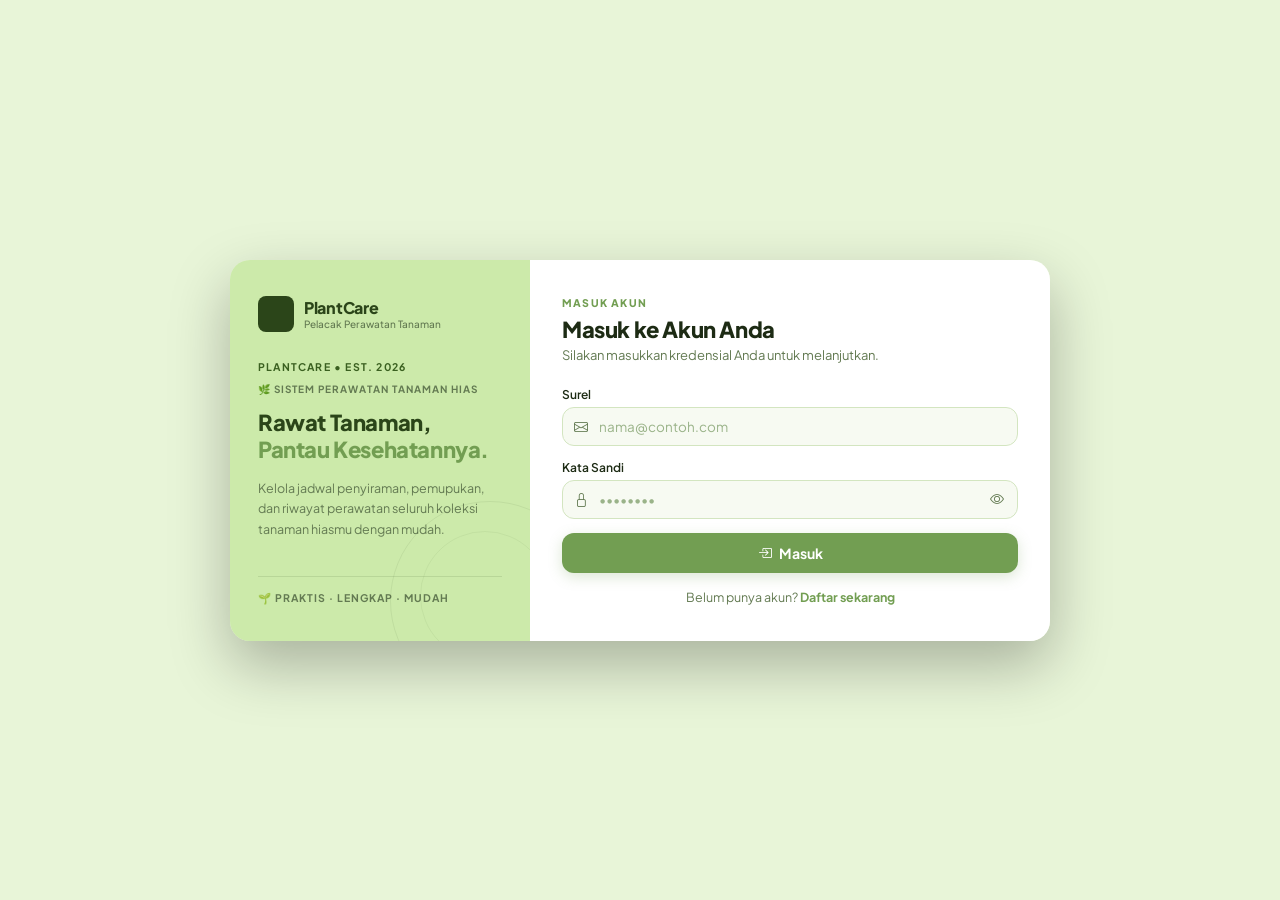
<file: index.html>
<!DOCTYPE html>
<html lang="id">
<head>
  <meta charset="UTF-8" />
  <meta name="viewport" content="width=device-width, initial-scale=1.0" />
  <title>Dasbor – PlantCare</title>

  <!-- Bootstrap 5 -->
  <link rel="stylesheet" href="https://cdn.jsdelivr.net/npm/bootstrap@5.3.3/dist/css/bootstrap.min.css" />
  <!-- Bootstrap Icons -->
  <link rel="stylesheet" href="https://cdn.jsdelivr.net/npm/bootstrap-icons@1.11.3/font/bootstrap-icons.min.css" />
  <!-- Google Fonts -->
  <link rel="preconnect" href="https://fonts.googleapis.com" />
  <link rel="preconnect" href="https://fonts.gstatic.com" crossorigin />
  <link href="https://fonts.googleapis.com/css2?family=Plus+Jakarta+Sans:wght@300;400;500;600;700;800&display=swap" rel="stylesheet" />
  <!-- PlantCare CSS -->
  <link rel="stylesheet" href="css/style.css" />
  <link rel="stylesheet" href="css/dashboard.css" />
</head>
<body>

<!-- ============================================================
     APP SHELL
     ============================================================ -->
<div class="app-shell">

  <!-- ── SIDEBAR ──────────────────────────────────────────── -->
  <aside class="sidebar" id="sidebar">

    <!-- Brand -->
    <div class="sidebar-brand">
      <div class="brand-icon"><i class="bi bi-leaf-fill"></i></div>
      <div>
        <div class="brand-name">PlantCare</div>
        <div class="brand-tagline">Plant Care Tracker</div>
      </div>
    </div>

    <!-- Navigation -->
    <nav class="sidebar-nav">
      <div class="nav-section-label">Menu Utama</div>

      <a class="nav-item" href="index.html">
        <i class="bi bi-grid-1x2-fill"></i>
        <span>Dasbor</span>
      </a>

      <a class="nav-item" href="plants.html">
        <i class="bi bi-flower2"></i>
        <span>Tanaman Saya</span>
      </a>

      <div class="nav-section-label">Jadwal Perawatan</div>

      <a class="nav-item" href="watering.html">
        <i class="bi bi-droplet-fill"></i>
        <span>Jadwal Penyiraman</span>
      </a>

      <a class="nav-item" href="fertilizing.html">
        <i class="bi bi-moisture"></i>
        <span>Jadwal Pemupukan</span>
      </a>

      <div class="nav-section-label">Riwayat</div>

      <a class="nav-item" href="history.html">
        <i class="bi bi-clock-history"></i>
        <span>Riwayat Perawatan</span>
      </a>
    </nav>

    <!-- Footer / User -->
    <div class="sidebar-footer">
      <div class="sidebar-user">
        <img class="user-avatar-sm"
             src="https://api.dicebear.com/8.x/notionists/svg?seed=PlantLover&backgroundColor=cceaaa"
             alt="Plant Lover" />
        <div class="user-info">
          <div class="user-name">Plant Lover</div>
          <div class="user-role">Pecinta Tanaman</div>
        </div>
      </div>
    </div>
  </aside>

  <!-- Overlay for mobile -->
  <div class="sidebar-overlay" id="sidebar-overlay"></div>

  <!-- ── MAIN CONTENT ─────────────────────────────────────── -->
  <main class="main-content">

    <!-- TOPBAR -->
    <header class="topbar">
      <div class="topbar-left">
        <button class="hamburger-btn" id="hamburger-btn" aria-label="Buka/tutup menu">
          <i class="bi bi-list"></i>
        </button>
        <div>
          <div class="topbar-title">Dasbor</div>
          <div class="topbar-subtitle">Selamat datang di taman tanaman Anda</div>
        </div>
      </div>
      <div class="topbar-right">
        <span class="topbar-date" id="topbar-date"></span>
        <div class="topbar-user">
          <img class="user-avatar"
               src="https://api.dicebear.com/8.x/notionists/svg?seed=PlantLover&backgroundColor=cceaaa"
               alt="Plant Lover" />
          <span class="user-name-top">Plant Lover</span>
        </div>
      </div>
    </header>

    <!-- PAGE CONTENT -->
    <div class="page-content">

      <!-- ── WELCOME SECTION ──────────────────────────────── -->
      <section class="welcome-section">
        <div class="welcome-text">
          <div class="welcome-greeting">🌿 Selamat datang kembali</div>
          <h1 class="welcome-heading" id="welcome-heading">Halo, Plant Lover!</h1>
          <p class="welcome-subheading">Yuk rawat tanaman-tanamanmu hari ini.</p>
          <div class="welcome-meta">
            <div class="welcome-meta-item">
              <i class="bi bi-flower2"></i>
              <span id="welcome-total-plants">12 tanaman</span>
            </div>
            <div class="welcome-meta-item">
              <i class="bi bi-droplet"></i>
              <span id="welcome-need-water">3 perlu disiram</span>
            </div>
            <div class="welcome-meta-item">
              <i class="bi bi-sun"></i>
              <span>Jaga tetap hijau!</span>
            </div>
          </div>
        </div>
        <div class="welcome-visual">
          <img class="welcome-plant-img"
               src="assets/images/rosepink.jpg"
               alt="Rose Pink" />
        </div>
      </section>

      <!-- ── STATISTICS CARDS ──────────────────────────────── -->
      <section class="stats-grid">

        <div class="stat-card">
          <div class="stat-icon-wrap green"><i class="bi bi-flower2"></i></div>
          <div class="stat-body">
            <div class="stat-value" id="stat-total">—</div>
            <div class="stat-label">Total Tanaman</div>
          </div>
        </div>

        <div class="stat-card">
          <div class="stat-icon-wrap blue"><i class="bi bi-droplet-fill"></i></div>
          <div class="stat-body">
            <div class="stat-value" id="stat-watering">—</div>
            <div class="stat-label">Perlu Disiram</div>
          </div>
        </div>

        <div class="stat-card">
          <div class="stat-icon-wrap amber"><i class="bi bi-moisture"></i></div>
          <div class="stat-body">
            <div class="stat-value" id="stat-fertilizing">—</div>
            <div class="stat-label">Perlu Dipupuk</div>
          </div>
        </div>

        <div class="stat-card">
          <div class="stat-icon-wrap emerald"><i class="bi bi-check2-all"></i></div>
          <div class="stat-body">
            <div class="stat-value" id="stat-completed">—</div>
            <div class="stat-label">Selesai Hari Ini</div>
          </div>
        </div>

      </section>

      <!-- ── DASHBOARD GRID: SCHEDULE + UPCOMING ───────────── -->
      <div class="dashboard-grid">

        <!-- Today's Care Schedule -->
        <div class="schedule-card card-base">
          <div class="schedule-card-header">
            <div>
              <div class="section-title">Jadwal Perawatan Hari Ini</div>
              <div style="font-size:12px;color:var(--secondary-text);margin-top:2px">Tanaman yang perlu dirawat hari ini</div>
            </div>
            <a href="watering.html" class="section-link">Lihat semua <i class="bi bi-arrow-right"></i></a>
          </div>
          <div class="schedule-list" id="today-schedule-list">
            <!-- Rendered by dashboard.js -->
          </div>
        </div>

        <!-- Upcoming Activities -->
        <div class="upcoming-card card-base">
          <div class="upcoming-card-header">
            <div class="section-title">Aktivitas Mendatang</div>
            <div style="font-size:12px;color:var(--secondary-text);margin-top:2px">Beberapa hari ke depan</div>
          </div>
          <div class="upcoming-list" id="upcoming-list">
            <!-- Rendered by dashboard.js -->
          </div>
        </div>

      </div>

      <!-- ── MY PLANTS OVERVIEW ───────────────────────────── -->
      <section class="overview-section">
        <div class="section-header">
          <div class="section-title">Ringkasan Tanaman Saya</div>
          <a href="plants.html" class="section-link">Lihat semua tanaman <i class="bi bi-arrow-right"></i></a>
        </div>
        <div class="plants-overview-grid" id="plants-overview-grid">
          <!-- Rendered by dashboard.js -->
        </div>
      </section>

    </div><!-- /page-content -->
  </main><!-- /main-content -->
</div><!-- /app-shell -->

<!-- ── Scripts ───────────────────────────────────────────── -->
<script src="https://cdn.jsdelivr.net/npm/bootstrap@5.3.3/dist/js/bootstrap.bundle.min.js"></script>
<script src="js/dummy-data.js"></script>
<script src="js/main.js"></script>
<script src="js/dashboard.js"></script>

<script>
  // Update welcome meta with live stats
  document.addEventListener('DOMContentLoaded', () => {
    const twp = document.getElementById('welcome-total-plants');
    const wnw = document.getElementById('welcome-need-water');
    if (twp) twp.textContent = `${dashboardStats.totalPlants} tanaman`;
    if (wnw) wnw.textContent = `${dashboardStats.needWatering} perlu disiram`;
  });
</script>
</body>
</html>
</file>
<file: css/style.css>
/* ========================================
   PlantCare – Global Styles (style.css)
   Shared by all pages (Member 1 base)
   ======================================== */

/* ---------- Google Fonts Import ---------- */
@import url('https://fonts.googleapis.com/css2?family=Plus+Jakarta+Sans:ital,wght@0,300;0,400;0,500;0,600;0,700;0,800;1,400&display=swap');

/* ---------- CSS Custom Properties ---------- */
:root {
  --primary-green:   #729E52;   /* Vibrant Matcha Green */
  --dark-green:      #2B4519;   /* Deep Forest Matcha */
  --light-green:     #E8F5D8;   /* Soft Creamy Matcha */
  --cream:           #F7FAF2;   /* Clean Warm Matcha Background */
  --white:           #FFFFFF;
  --main-text:       #1D2B14;   /* High-contrast Matcha Charcoal */
  --secondary-text:  #637A52;   /* Muted Matcha Sage */
  --border-color:    #D3E5C0;   /* Delicate Matcha Border */
  --shadow-sm:       0 2px 8px rgba(43,69,25,.06);
  --shadow-md:       0 8px 24px rgba(43,69,25,.09);
  --shadow-lg:       0 16px 40px rgba(43,69,25,.13);
  --radius-sm:       10px;
  --radius-md:       16px;
  --radius-lg:       22px;
  --radius-xl:       28px;
  --sidebar-w:       260px;
  --sidebar-collapsed: 72px;
  --transition:      0.2s ease;
  --font:            'Plus Jakarta Sans', sans-serif;
}

/* ---------- Reset ---------- */
*, *::before, *::after { box-sizing: border-box; margin: 0; padding: 0; }
html { scroll-behavior: smooth; }

body {
  font-family: var(--font);
  background: var(--cream);
  color: var(--main-text);
  font-size: 15px;
  line-height: 1.6;
  min-height: 100vh;
  overflow-x: hidden;
}

a { text-decoration: none; color: inherit; }
img { max-width: 100%; display: block; }
ul, ol { list-style: none; }
button { cursor: pointer; border: none; background: none; font-family: inherit; }

/* ---------- Scrollbar ---------- */
::-webkit-scrollbar { width: 6px; }
::-webkit-scrollbar-track { background: transparent; }
::-webkit-scrollbar-thumb { background: var(--border-color); border-radius: 99px; }
::-webkit-scrollbar-thumb:hover { background: var(--primary-green); }

/* ============================================================
   LAYOUT – App Shell
   ============================================================ */
.app-shell {
  display: flex;
  min-height: 100vh;
}

/* ============================================================
   SIDEBAR
   ============================================================ */
.sidebar {
  width: var(--sidebar-w);
  min-height: 100vh;
  background: var(--white);
  border-right: 1px solid var(--border-color);
  display: flex;
  flex-direction: column;
  position: fixed;
  top: 0; left: 0;
  z-index: 200;
  transition: transform var(--transition), width var(--transition);
  overflow: hidden;
}

/* Logo / Brand */
.sidebar-brand {
  display: flex;
  align-items: center;
  gap: 12px;
  padding: 28px 24px 24px;
  border-bottom: 1px solid var(--border-color);
  flex-shrink: 0;
}

/* Matcha theme: sidebar brand icon uses deep matcha */
.sidebar-brand .brand-icon {
  width: 40px; height: 40px;
  background: #3A6020;
  border-radius: var(--radius-sm);
  display: flex; align-items: center; justify-content: center;
  color: var(--white);
  font-size: 20px;
  flex-shrink: 0;
}

.sidebar-brand .brand-name {
  font-size: 17px;
  font-weight: 700;
  color: var(--dark-green);
  letter-spacing: -.3px;
}

.sidebar-brand .brand-tagline {
  font-size: 11px;
  color: var(--secondary-text);
  font-weight: 400;
  margin-top: 1px;
}

/* Nav */
.sidebar-nav {
  flex: 1;
  padding: 20px 16px;
  overflow-y: auto;
}

.sidebar-nav .nav-section-label {
  font-size: 10px;
  font-weight: 700;
  letter-spacing: 1.2px;
  text-transform: uppercase;
  color: var(--secondary-text);
  padding: 0 8px;
  margin-bottom: 8px;
  margin-top: 20px;
}
.sidebar-nav .nav-section-label:first-child { margin-top: 0; }

.nav-item {
  display: flex;
  align-items: center;
  gap: 12px;
  padding: 11px 14px;
  border-radius: var(--radius-sm);
  color: var(--secondary-text);
  font-size: 14px;
  font-weight: 500;
  transition: all var(--transition);
  margin-bottom: 2px;
  white-space: nowrap;
}

.nav-item i {
  font-size: 18px;
  flex-shrink: 0;
  width: 22px;
  text-align: center;
}

.nav-item:hover {
  background: var(--light-green);
  color: var(--dark-green);
}

.nav-item.active {
  background: var(--light-green);
  color: var(--dark-green);
  font-weight: 600;
}

.nav-item.active i { color: var(--primary-green); }

.nav-item .nav-badge {
  margin-left: auto;
  background: var(--primary-green);
  color: var(--white);
  font-size: 10px;
  font-weight: 700;
  padding: 2px 7px;
  border-radius: 99px;
  line-height: 1.6;
}

/* Sidebar footer */
.sidebar-footer {
  padding: 16px;
  border-top: 1px solid var(--border-color);
  flex-shrink: 0;
}

.sidebar-user {
  display: flex;
  align-items: center;
  gap: 10px;
  padding: 10px 12px;
  border-radius: var(--radius-sm);
  transition: background var(--transition);
  cursor: pointer;
}

.sidebar-user:hover { background: var(--light-green); }

.user-avatar-sm {
  width: 36px; height: 36px;
  border-radius: 50%;
  object-fit: cover;
  flex-shrink: 0;
  background: var(--light-green);
  border: 2px solid var(--border-color);
}

.sidebar-user .user-info .user-name {
  font-size: 13px;
  font-weight: 600;
  color: var(--main-text);
}

.sidebar-user .user-info .user-role {
  font-size: 11px;
  color: var(--secondary-text);
}

/* Mobile overlay */
.sidebar-overlay {
  display: none;
  position: fixed;
  inset: 0;
  background: rgba(48,59,50,.35);
  z-index: 199;
  backdrop-filter: blur(2px);
}

/* ============================================================
   MAIN CONTENT AREA
   ============================================================ */
.main-content {
  flex: 1;
  margin-left: var(--sidebar-w);
  min-width: 0;
  display: flex;
  flex-direction: column;
}

/* ============================================================
   HEADER / TOPBAR
   ============================================================ */
.topbar {
  background: var(--white);
  border-bottom: 1px solid var(--border-color);
  padding: 16px 32px;
  display: flex;
  align-items: center;
  justify-content: space-between;
  gap: 16px;
  position: sticky;
  top: 0;
  z-index: 100;
}

.topbar-left {
  display: flex;
  align-items: center;
  gap: 14px;
}

.hamburger-btn {
  display: none;
  align-items: center;
  justify-content: center;
  width: 38px; height: 38px;
  border-radius: var(--radius-sm);
  color: var(--main-text);
  font-size: 20px;
  transition: background var(--transition);
  flex-shrink: 0;
}

.hamburger-btn:hover { background: var(--light-green); color: var(--dark-green); }

.topbar-title { font-size: 20px; font-weight: 700; color: var(--main-text); line-height: 1.2; }
.topbar-subtitle { font-size: 13px; color: var(--secondary-text); margin-top: 2px; }

.topbar-right {
  display: flex;
  align-items: center;
  gap: 16px;
  flex-shrink: 0;
}

.topbar-date {
  font-size: 13px;
  color: var(--secondary-text);
  background: var(--cream);
  padding: 6px 14px;
  border-radius: 99px;
  font-weight: 500;
  white-space: nowrap;
}

.topbar-user {
  display: flex;
  align-items: center;
  gap: 10px;
  cursor: pointer;
  padding: 6px 12px 6px 6px;
  border-radius: 99px;
  border: 1px solid var(--border-color);
  transition: all var(--transition);
}

.topbar-user:hover { background: var(--light-green); border-color: var(--primary-green); }

.user-avatar {
  width: 34px; height: 34px;
  border-radius: 50%;
  object-fit: cover;
  flex-shrink: 0;
  background: var(--light-green);
}

.topbar-user .user-name-top {
  font-size: 13px;
  font-weight: 600;
  color: var(--main-text);
}

/* ============================================================
   PAGE CONTENT WRAPPER
   ============================================================ */
.page-content {
  padding: 32px;
  flex: 1;
}

/* ============================================================
   BADGE / STATUS
   ============================================================ */
.badge-status {
  display: inline-flex;
  align-items: center;
  gap: 5px;
  font-size: 11px;
  font-weight: 600;
  padding: 3px 10px;
  border-radius: 99px;
  white-space: nowrap;
}

.badge-status.due-today  { background: #DCEFC0; color: #3A6020; }
.badge-status.overdue    { background: #F5D5C0; color: #7A3010; }
.badge-status.completed  { background: #C4E5A0; color: #2A5010; }
.badge-status.upcoming   { background: var(--light-green); color: var(--dark-green); }

/* ============================================================
   CARD BASE
   ============================================================ */
.card-base {
  background: var(--white);
  border-radius: var(--radius-md);
  box-shadow: var(--shadow-sm);
  border: 1px solid var(--border-color);
  overflow: hidden;
}

/* ============================================================
   SECTION HEADER (title + action link)
   ============================================================ */
.section-header {
  display: flex;
  align-items: center;
  justify-content: space-between;
  margin-bottom: 20px;
}

.section-title {
  font-size: 17px;
  font-weight: 700;
  color: var(--main-text);
}

.section-link {
  font-size: 13px;
  font-weight: 600;
  color: var(--primary-green);
  display: flex;
  align-items: center;
  gap: 4px;
  transition: color var(--transition);
}

.section-link:hover { color: var(--dark-green); }

/* ============================================================
   EMPTY STATE
   ============================================================ */
.empty-state {
  text-align: center;
  padding: 56px 24px;
  color: var(--secondary-text);
}

.empty-state .empty-icon {
  font-size: 56px;
  margin-bottom: 16px;
  opacity: .45;
  color: var(--primary-green);
}

.empty-state h3 {
  font-size: 17px;
  font-weight: 600;
  color: var(--main-text);
  margin-bottom: 8px;
}

.empty-state p { font-size: 14px; }

/* ============================================================
   BUTTONS
   ============================================================ */
.btn-primary {
  display: inline-flex;
  align-items: center;
  gap: 8px;
  background: var(--dark-green);
  color: var(--white);
  font-size: 14px;
  font-weight: 600;
  padding: 10px 20px;
  border-radius: var(--radius-sm);
  transition: all var(--transition);
  font-family: var(--font);
}

.btn-primary:hover { background: var(--primary-green); color: var(--white); transform: translateY(-1px); box-shadow: var(--shadow-md); }

.btn-outline {
  display: inline-flex;
  align-items: center;
  gap: 8px;
  background: transparent;
  color: var(--dark-green);
  font-size: 14px;
  font-weight: 600;
  padding: 10px 20px;
  border-radius: var(--radius-sm);
  border: 2px solid var(--dark-green);
  transition: all var(--transition);
  font-family: var(--font);
}

.btn-outline:hover { background: var(--dark-green); color: var(--white); }

/* ============================================================
   PLANT CARD (Shared Component – used in Dashboard & My Plants)
   ============================================================ */
.plant-card {
  background: var(--white);
  border-radius: var(--radius-md);
  border: 1px solid var(--border-color);
  box-shadow: var(--shadow-sm);
  overflow: hidden;
  transition: transform var(--transition), box-shadow var(--transition), border-color var(--transition);
  cursor: pointer;
  display: flex;
  flex-direction: column;
  color: inherit;
  text-decoration: none;
}

.plant-card:hover {
  transform: translateY(-4px);
  box-shadow: var(--shadow-md);
  border-color: var(--primary-green);
  color: inherit;
}

.plant-card-img-wrap {
  position: relative;
  overflow: hidden;
  height: 200px;
  background: linear-gradient(135deg, #E8F5D8 0%, #D3E5C0 100%);
  flex-shrink: 0;
}

.plant-card-bg-fallback {
  position: absolute;
  inset: 0;
  display: flex;
  align-items: center;
  justify-content: center;
  font-size: 56px;
  color: rgba(255, 255, 255, 0.4);
  z-index: 0;
  pointer-events: none;
}

.plant-card-img {
  position: absolute;
  inset: 0;
  width: 100%;
  height: 100%;
  object-fit: cover;
  display: block;
  z-index: 1;
  transition: transform 0.4s ease, opacity 0.3s ease;
}

.plant-card:hover .plant-card-img {
  transform: scale(1.05);
}

.plant-card-category {
  position: absolute;
  top: 12px;
  left: 12px;
  background: rgba(255, 255, 255, 0.94);
  backdrop-filter: blur(6px);
  color: var(--dark-green);
  font-size: 11px;
  font-weight: 700;
  padding: 4px 12px;
  border-radius: 99px;
  letter-spacing: 0.2px;
  box-shadow: 0 2px 8px rgba(0, 0, 0, 0.08);
  border: 1px solid rgba(211, 229, 192, 0.6);
  z-index: 3;
}

.plant-card-body {
  padding: 16px 18px 12px;
  flex: 1;
  display: flex;
  flex-direction: column;
}

.plant-card-name {
  font-size: 16px;
  font-weight: 700;
  color: var(--main-text);
  margin-bottom: 8px;
  line-height: 1.3;
}

.plant-card-meta {
  font-size: 12.5px;
  color: var(--secondary-text);
  display: flex;
  align-items: center;
  gap: 6px;
  margin-bottom: 5px;
  font-weight: 500;
}

.plant-card-meta i {
  color: var(--primary-green);
  font-size: 14px;
  width: 16px;
  text-align: center;
}

.plant-card-footer {
  padding: 12px 18px;
  border-top: 1px solid var(--border-color);
  background: #FCFDF9;
  display: flex;
  align-items: center;
  justify-content: space-between;
  gap: 8px;
}

.plant-card-water {
  display: flex;
  align-items: center;
  gap: 6px;
  font-size: 12px;
  font-weight: 600;
  color: var(--main-text);
}

.plant-card-water i {
  color: var(--primary-green);
  font-size: 14px;
}

.plant-card-btn {
  font-size: 11.5px;
  font-weight: 700;
  color: var(--dark-green);
  background: var(--light-green);
  padding: 5px 12px;
  border-radius: 99px;
  display: inline-flex;
  align-items: center;
  gap: 4px;
  transition: all var(--transition);
  border: 1px solid var(--border-color);
}

.plant-card:hover .plant-card-btn {
  background: var(--primary-green);
  color: var(--white);
  border-color: var(--primary-green);
}

/* ============================================================
   RESPONSIVE – TABLET & MOBILE
   ============================================================ */
@media (max-width: 1024px) {
  .topbar { padding: 14px 24px; }
  .page-content { padding: 24px; }
}

@media (max-width: 768px) {
  .sidebar {
    transform: translateX(-100%);
  }

  .sidebar.open {
    transform: translateX(0);
    box-shadow: var(--shadow-lg);
  }

  .sidebar-overlay.open { display: block; }

  .main-content { margin-left: 0; }

  .hamburger-btn { display: flex; }

  .topbar { padding: 12px 16px; }
  .page-content { padding: 16px; }

  .topbar-date { display: none; }
}

@media (max-width: 480px) {
  .topbar-user .user-name-top { display: none; }
}
</file>
<file: css/dashboard.css>
/* ========================================
   PlantCare – Dashboard Styles (dashboard.css)
   Member 1 – Dashboard page (index.html)
   ======================================== */

/* ============================================================
   WELCOME SECTION
   ============================================================ */
.welcome-section {
  display: grid;
  grid-template-columns: 1fr auto;
  align-items: center;
  gap: 24px;
  background: linear-gradient(135deg, #3A6020 0%, #5A8A38 55%, #8CC870 100%);
  border-radius: var(--radius-lg);
  padding: 36px 40px;
  margin-bottom: 32px;
  overflow: hidden;
  position: relative;
}

.welcome-section::before {
  content: '';
  position: absolute;
  top: -40px; right: -40px;
  width: 220px; height: 220px;
  background: rgba(255,255,255,.06);
  border-radius: 50%;
}

.welcome-section::after {
  content: '';
  position: absolute;
  bottom: -60px; right: 160px;
  width: 160px; height: 160px;
  background: rgba(255,255,255,.04);
  border-radius: 50%;
}

.welcome-text { position: relative; z-index: 1; }

.welcome-greeting {
  font-size: 11px;
  font-weight: 700;
  letter-spacing: 1.5px;
  text-transform: uppercase;
  color: rgba(255,255,255,.65);
  margin-bottom: 6px;
}

.welcome-heading {
  font-size: 28px;
  font-weight: 800;
  color: var(--white);
  line-height: 1.2;
  margin-bottom: 10px;
  letter-spacing: -.5px;
}

.welcome-subheading {
  font-size: 15px;
  color: rgba(255,255,255,.75);
  font-weight: 400;
}

.welcome-meta {
  display: flex;
  align-items: center;
  gap: 20px;
  margin-top: 20px;
}

.welcome-meta-item {
  display: flex;
  align-items: center;
  gap: 6px;
  font-size: 13px;
  color: rgba(255,255,255,.8);
  font-weight: 500;
}

.welcome-meta-item i { font-size: 15px; }

.welcome-visual {
  position: relative;
  z-index: 1;
  flex-shrink: 0;
}

.welcome-plant-img {
  width: 180px;
  height: 180px;
  border-radius: var(--radius-lg);
  object-fit: cover;
  box-shadow: 0 20px 50px rgba(0,0,0,.3);
  border: 3px solid rgba(255,255,255,.15);
}

/* ============================================================
   STATS CARDS
   ============================================================ */
.stats-grid {
  display: grid;
  grid-template-columns: repeat(4, 1fr);
  gap: 20px;
  margin-bottom: 32px;
}

.stat-card {
  background: var(--white);
  border-radius: var(--radius-md);
  padding: 24px;
  border: 1px solid var(--border-color);
  box-shadow: var(--shadow-sm);
  display: flex;
  align-items: flex-start;
  gap: 16px;
  transition: all var(--transition);
  position: relative;
  overflow: hidden;
}

.stat-card:hover {
  transform: translateY(-2px);
  box-shadow: var(--shadow-md);
}

.stat-icon-wrap {
  width: 52px; height: 52px;
  border-radius: var(--radius-sm);
  display: flex; align-items: center; justify-content: center;
  font-size: 24px;
  flex-shrink: 0;
}

.stat-icon-wrap.green   { background: #CCEAAA; color: #3A6020; }
.stat-icon-wrap.blue    { background: #EAF7CE; color: #4A7A30; }
.stat-icon-wrap.amber   { background: #DCEFC0; color: #5A8A38; }
.stat-icon-wrap.emerald { background: #C4E5A0; color: #3A6020; }

.stat-body { flex: 1; }
.stat-value {
  font-size: 32px;
  font-weight: 800;
  color: var(--main-text);
  line-height: 1;
  margin-bottom: 4px;
  letter-spacing: -1px;
}
.stat-label { font-size: 13px; color: var(--secondary-text); font-weight: 500; }

.stat-card::after {
  content: '';
  position: absolute;
  bottom: 0; left: 0;
  height: 3px;
  width: 40%;
  border-radius: 99px;
}
.stat-card:nth-child(1)::after { background: #8CC870; }
.stat-card:nth-child(2)::after { background: #AADA88; }
.stat-card:nth-child(3)::after { background: #CCEAAA; }
.stat-card:nth-child(4)::after { background: #4A7A30; }

/* ============================================================
   DASHBOARD BOTTOM GRID
   ============================================================ */
.dashboard-grid {
  display: grid;
  grid-template-columns: 1fr 380px;
  gap: 24px;
  margin-bottom: 32px;
}

/* ============================================================
   TODAY'S SCHEDULE LIST
   ============================================================ */
.schedule-card {
  background: var(--white);
  border-radius: var(--radius-md);
  border: 1px solid var(--border-color);
  box-shadow: var(--shadow-sm);
}

.schedule-card-header {
  padding: 20px 24px 16px;
  border-bottom: 1px solid var(--border-color);
  display: flex;
  align-items: center;
  justify-content: space-between;
}

.schedule-list { padding: 8px 0; }

.schedule-item {
  display: flex;
  align-items: center;
  gap: 14px;
  padding: 14px 24px;
  transition: background var(--transition);
  border-bottom: 1px solid var(--border-color);
}

.schedule-item:last-child { border-bottom: none; }
.schedule-item:hover { background: var(--cream); }

.schedule-plant-img {
  width: 46px; height: 46px;
  border-radius: var(--radius-sm);
  object-fit: cover;
  flex-shrink: 0;
  background: var(--light-green);
}

.schedule-info { flex: 1; min-width: 0; }
.schedule-plant-name {
  font-size: 14px;
  font-weight: 600;
  color: var(--main-text);
  margin-bottom: 2px;
  white-space: nowrap;
  overflow: hidden;
  text-overflow: ellipsis;
}

.schedule-care-type {
  font-size: 12px;
  color: var(--secondary-text);
  display: flex;
  align-items: center;
  gap: 4px;
}

.schedule-time {
  font-size: 12px;
  color: var(--secondary-text);
  font-weight: 500;
  white-space: nowrap;
  margin-right: 10px;
}

/* ============================================================
   UPCOMING ACTIVITIES (right column)
   ============================================================ */
.upcoming-card {
  background: var(--white);
  border-radius: var(--radius-md);
  border: 1px solid var(--border-color);
  box-shadow: var(--shadow-sm);
}

.upcoming-card-header {
  padding: 20px 24px 16px;
  border-bottom: 1px solid var(--border-color);
}

.upcoming-list { padding: 8px 0; }

.upcoming-item {
  display: flex;
  align-items: center;
  gap: 14px;
  padding: 12px 20px;
  border-bottom: 1px solid var(--border-color);
  transition: background var(--transition);
}

.upcoming-item:last-child { border-bottom: none; }
.upcoming-item:hover { background: var(--cream); }

.upcoming-dot {
  width: 10px; height: 10px;
  border-radius: 50%;
  flex-shrink: 0;
}
.upcoming-dot.watering    { background: #AADA88; }
.upcoming-dot.fertilizing { background: #5A8A38; }

.upcoming-info { flex: 1; min-width: 0; }
.upcoming-plant { font-size: 13px; font-weight: 600; color: var(--main-text); margin-bottom: 1px; }
.upcoming-care  { font-size: 11px; color: var(--secondary-text); }
.upcoming-date  { font-size: 12px; color: var(--secondary-text); font-weight: 500; white-space: nowrap; }

/* ============================================================
   MY PLANTS OVERVIEW
   ============================================================ */
.overview-section { margin-bottom: 32px; }

.plants-overview-grid {
  display: grid;
  grid-template-columns: repeat(4, 1fr);
  gap: 20px;
}

/* Overview section uses shared .plant-card component from style.css */

/* ============================================================
   RESPONSIVE – DASHBOARD
   ============================================================ */
@media (max-width: 1280px) {
  .stats-grid { grid-template-columns: repeat(2, 1fr); }
  .plants-overview-grid { grid-template-columns: repeat(2, 1fr); }
}

@media (max-width: 1100px) {
  .dashboard-grid { grid-template-columns: 1fr; }
}

@media (max-width: 768px) {
  .welcome-section {
    grid-template-columns: 1fr;
    padding: 28px 24px;
  }
  .welcome-visual { display: none; }
  .welcome-heading { font-size: 22px; }
  .stats-grid { grid-template-columns: repeat(2, 1fr); gap: 14px; }
  .plants-overview-grid { grid-template-columns: repeat(2, 1fr); }
}

@media (max-width: 480px) {
  .stats-grid { grid-template-columns: 1fr 1fr; gap: 12px; }
  .stat-value { font-size: 26px; }
  .plants-overview-grid { grid-template-columns: 1fr; }
}
</file>
<file: css/schedule.css>
/* ========================================
   PlantCare – Schedule Styles (schedule.css)
   Member 2 – watering.html, fertilizing.html & Komponen Kartu Jadwal
   ======================================== */

/* ============================================================
   SCHEDULE HERO / HEADER BANNER
   ============================================================ */
.sc-banner {
  display: flex;
  align-items: center;
  justify-content: space-between;
  gap: 24px;
  border-radius: var(--radius-lg);
  padding: 28px 32px;
  margin-bottom: 24px;
  position: relative;
  overflow: hidden;
  color: var(--white);
}

.sc-banner.ws-banner {
  background: linear-gradient(135deg, #2F5520 0%, #4E8235 55%, #7EB860 100%);
}

.sc-banner.fs-banner {
  background: linear-gradient(135deg, #2B4519 0%, #486B29 55%, #729E52 100%);
}

.sc-banner::before {
  content: '';
  position: absolute;
  top: -45px;
  right: -35px;
  width: 200px;
  height: 200px;
  background: rgba(255, 255, 255, 0.07);
  border-radius: 50%;
  pointer-events: none;
}

.sc-banner::after {
  content: '';
  position: absolute;
  bottom: -65px;
  right: 150px;
  width: 150px;
  height: 150px;
  background: rgba(255, 255, 255, 0.05);
  border-radius: 50%;
  pointer-events: none;
}

.sc-banner-text {
  position: relative;
  z-index: 1;
}

.sc-banner-kicker {
  display: inline-flex;
  align-items: center;
  gap: 6px;
  font-size: 11px;
  font-weight: 700;
  letter-spacing: 1.3px;
  text-transform: uppercase;
  color: rgba(255, 255, 255, 0.8);
  margin-bottom: 6px;
}

.sc-banner-title {
  font-size: 24px;
  font-weight: 800;
  color: var(--white);
  line-height: 1.25;
  margin-bottom: 6px;
  letter-spacing: -0.4px;
}

.sc-banner-subtitle {
  font-size: 14px;
  color: rgba(255, 255, 255, 0.82);
  margin: 0;
  max-width: 560px;
}

.sc-banner-actions {
  position: relative;
  z-index: 1;
  display: flex;
  align-items: center;
  gap: 10px;
  flex-shrink: 0;
}

.sc-banner-btn {
  display: inline-flex;
  align-items: center;
  gap: 8px;
  padding: 10px 18px;
  border-radius: var(--radius-sm);
  background: rgba(255, 255, 255, 0.16);
  border: 1px solid rgba(255, 255, 255, 0.28);
  color: var(--white);
  font-size: 13.5px;
  font-weight: 600;
  backdrop-filter: blur(6px);
  transition: all var(--transition);
  white-space: nowrap;
}

.sc-banner-btn:hover {
  background: var(--white);
  color: var(--dark-green);
  transform: translateY(-1px);
  box-shadow: var(--shadow-md);
}

/* ============================================================
   SUMMARY STATS ROW
   ============================================================ */
.sc-stats-grid {
  display: grid;
  grid-template-columns: repeat(5, 1fr);
  gap: 14px;
  margin-bottom: 24px;
}

.sc-stat-card {
  background: var(--white);
  border: 1px solid var(--border-color);
  border-radius: var(--radius-md);
  padding: 16px 18px;
  box-shadow: var(--shadow-sm);
  display: flex;
  align-items: center;
  gap: 14px;
  cursor: pointer;
  transition: all var(--transition);
  text-align: left;
  position: relative;
  overflow: hidden;
}

.sc-stat-card:hover {
  transform: translateY(-2px);
  box-shadow: var(--shadow-md);
  border-color: var(--primary-green);
}

.sc-stat-card.active {
  border-color: var(--dark-green);
  background: #F4FAEC;
  box-shadow: 0 0 0 2px rgba(43, 69, 25, 0.14);
}

.sc-stat-icon {
  width: 44px;
  height: 44px;
  border-radius: var(--radius-sm);
  display: flex;
  align-items: center;
  justify-content: center;
  font-size: 20px;
  flex-shrink: 0;
}

.sc-stat-icon.all       { background: var(--light-green); color: var(--dark-green); }
.sc-stat-icon.overdue   { background: #F5D5C0; color: #8A3210; }
.sc-stat-icon.due-today { background: #DCEFC0; color: #3A6020; }
.sc-stat-icon.upcoming  { background: #EAF7CE; color: #4A7A30; }
.sc-stat-icon.completed { background: #C4E5A0; color: #244810; }

.sc-stat-body {
  min-width: 0;
}

.sc-stat-value {
  font-size: 24px;
  font-weight: 800;
  color: var(--main-text);
  line-height: 1.1;
  letter-spacing: -0.6px;
}

.sc-stat-label {
  font-size: 12px;
  font-weight: 600;
  color: var(--secondary-text);
  margin-top: 2px;
  white-space: nowrap;
  overflow: hidden;
  text-overflow: ellipsis;
}

/* ============================================================
   TOOLBAR: SEARCH + STATUS FILTER + SORT
   ============================================================ */
.sc-toolbar {
  background: var(--white);
  border: 1px solid var(--border-color);
  border-radius: var(--radius-md);
  box-shadow: var(--shadow-sm);
  padding: 16px 20px;
  margin-bottom: 24px;
  display: flex;
  flex-direction: column;
  gap: 14px;
}

.sc-toolbar-top {
  display: flex;
  align-items: center;
  gap: 14px;
  flex-wrap: wrap;
}

.sc-search-wrap {
  position: relative;
  flex: 1;
  min-width: 240px;
}

.sc-search-wrap .sc-search-icon {
  position: absolute;
  left: 14px;
  top: 50%;
  transform: translateY(-50%);
  color: var(--secondary-text);
  font-size: 16px;
  pointer-events: none;
}

.sc-search-input {
  width: 100%;
  padding: 10px 38px 10px 42px;
  border: 1px solid var(--border-color);
  border-radius: var(--radius-sm);
  background: var(--cream);
  font-family: var(--font);
  font-size: 14px;
  color: var(--main-text);
  transition: all var(--transition);
  outline: none;
}

.sc-search-input:focus {
  background: var(--white);
  border-color: var(--primary-green);
  box-shadow: 0 0 0 3px rgba(114, 158, 82, 0.18);
}

.sc-search-input::placeholder {
  color: var(--secondary-text);
}

.sc-search-clear {
  position: absolute;
  right: 10px;
  top: 50%;
  transform: translateY(-50%);
  width: 24px;
  height: 24px;
  border-radius: 50%;
  display: none;
  align-items: center;
  justify-content: center;
  color: var(--secondary-text);
  background: var(--light-green);
  font-size: 13px;
  transition: all var(--transition);
}

.sc-search-clear.visible {
  display: inline-flex;
}

.sc-search-clear:hover {
  background: var(--primary-green);
  color: var(--white);
}

.sc-select {
  padding: 10px 36px 10px 14px;
  border: 1px solid var(--border-color);
  border-radius: var(--radius-sm);
  background-color: var(--cream);
  font-family: var(--font);
  font-size: 13.5px;
  font-weight: 500;
  color: var(--main-text);
  transition: all var(--transition);
  outline: none;
  appearance: none;
  -webkit-appearance: none;
  background-image: url("data:image/svg+xml,%3Csvg xmlns='http://www.w3.org/2000/svg' width='16' height='16' viewBox='0 0 24 24' fill='none' stroke='%23637A52' stroke-width='2' stroke-linecap='round' stroke-linejoin='round'%3E%3Cpolyline points='6 9 12 15 18 9'%3E%3C/polyline%3E%3C/svg%3E");
  background-repeat: no-repeat;
  background-position: right 12px center;
  min-width: 175px;
  cursor: pointer;
}

.sc-select:focus {
  background-color: var(--white);
  border-color: var(--primary-green);
  box-shadow: 0 0 0 3px rgba(114, 158, 82, 0.18);
}

.sc-count-badge {
  background: var(--light-green);
  color: var(--dark-green);
  font-size: 13px;
  font-weight: 700;
  padding: 8px 14px;
  border-radius: 99px;
  white-space: nowrap;
  border: 1px solid var(--border-color);
  flex-shrink: 0;
}

/* Status Filter Pills Row */
.sc-filter-pills {
  display: flex;
  align-items: center;
  gap: 8px;
  flex-wrap: wrap;
  padding-top: 12px;
  border-top: 1px solid var(--border-color);
}

.sc-filter-label {
  font-size: 12px;
  font-weight: 700;
  color: var(--secondary-text);
  text-transform: uppercase;
  letter-spacing: 0.6px;
  margin-right: 4px;
}

.sc-pill {
  display: inline-flex;
  align-items: center;
  gap: 6px;
  padding: 6px 13px;
  border-radius: 99px;
  font-size: 13px;
  font-weight: 600;
  color: var(--secondary-text);
  background: var(--cream);
  border: 1px solid var(--border-color);
  transition: all var(--transition);
}

.sc-pill:hover {
  background: var(--light-green);
  color: var(--dark-green);
  border-color: var(--primary-green);
}

.sc-pill.active {
  background: var(--dark-green);
  color: var(--white);
  border-color: var(--dark-green);
}

.sc-pill .sc-pill-count {
  display: inline-flex;
  align-items: center;
  justify-content: center;
  min-width: 20px;
  height: 20px;
  padding: 0 6px;
  border-radius: 99px;
  font-size: 11px;
  font-weight: 700;
  background: rgba(43, 69, 25, 0.1);
  color: var(--dark-green);
}

.sc-pill.active .sc-pill-count {
  background: rgba(255, 255, 255, 0.22);
  color: var(--white);
}

.sc-pill[data-status="overdue"].active {
  background: #A03A14;
  border-color: #A03A14;
}

.sc-pill[data-status="due-today"].active {
  background: #3A6020;
  border-color: #3A6020;
}

.sc-pill[data-status="completed"].active {
  background: #2A5414;
  border-color: #2A5414;
}

.sc-reset-link {
  margin-left: auto;
  font-size: 12.5px;
  font-weight: 600;
  color: var(--primary-green);
  display: none;
  align-items: center;
  gap: 4px;
  padding: 4px 10px;
  border-radius: var(--radius-sm);
  transition: all var(--transition);
}

.sc-reset-link.visible {
  display: inline-flex;
}

.sc-reset-link:hover {
  background: var(--light-green);
  color: var(--dark-green);
}

/* ============================================================
   KOMPONEN KARTU JADWAL (SCHEDULE CARD COMPONENT)
   ============================================================ */
.sc-grid {
  display: grid;
  grid-template-columns: repeat(3, 1fr);
  gap: 20px;
}

.sc-card {
  background: var(--white);
  border-radius: var(--radius-md);
  border: 1px solid var(--border-color);
  box-shadow: var(--shadow-sm);
  overflow: hidden;
  display: flex;
  flex-direction: column;
  position: relative;
  transition: transform var(--transition), box-shadow var(--transition), border-color var(--transition);
}

.sc-card:hover {
  transform: translateY(-3px);
  box-shadow: var(--shadow-md);
  border-color: var(--primary-green);
}

/* Top Status Accent Bar */
.sc-card-accent {
  height: 4px;
  width: 100%;
  background: var(--primary-green);
}

.sc-card[data-status="overdue"]   .sc-card-accent { background: #C85A2B; }
.sc-card[data-status="due-today"] .sc-card-accent { background: #5A8A38; }
.sc-card[data-status="upcoming"]  .sc-card-accent { background: #A4CC84; }
.sc-card[data-status="completed"] .sc-card-accent { background: #2B6019; }

.sc-card[data-status="completed"] {
  background: #FBFDF8;
}

/* Card Header */
.sc-card-header {
  display: flex;
  align-items: flex-start;
  gap: 14px;
  padding: 18px 18px 14px;
}

.sc-card-thumb-link {
  width: 60px;
  height: 60px;
  border-radius: var(--radius-sm);
  overflow: hidden;
  flex-shrink: 0;
  background: var(--light-green);
  border: 1px solid var(--border-color);
  position: relative;
  display: block;
}

.sc-card-thumb {
  width: 100%;
  height: 100%;
  object-fit: cover;
  transition: transform 0.35s ease;
}

.sc-card:hover .sc-card-thumb {
  transform: scale(1.07);
}

.sc-card-heading {
  flex: 1;
  min-width: 0;
}

.sc-card-top-row {
  display: flex;
  align-items: flex-start;
  justify-content: space-between;
  gap: 8px;
  margin-bottom: 4px;
}

.sc-card-title {
  font-size: 15.5px;
  font-weight: 700;
  color: var(--main-text);
  line-height: 1.3;
  transition: color var(--transition);
  display: -webkit-box;
  -webkit-line-clamp: 1;
  -webkit-box-orient: vertical;
  overflow: hidden;
}

.sc-card-title:hover {
  color: var(--primary-green);
}

.sc-card-sub {
  display: flex;
  align-items: center;
  flex-wrap: wrap;
  gap: 8px;
  font-size: 12px;
  color: var(--secondary-text);
  font-weight: 500;
}

.sc-card-sub span {
  display: inline-flex;
  align-items: center;
  gap: 4px;
}

.sc-card-sub i {
  color: var(--primary-green);
  font-size: 12px;
}

/* Card Body */
.sc-card-body {
  padding: 0 18px 16px;
  flex: 1;
  display: flex;
  flex-direction: column;
  gap: 12px;
}

/* Highlighted Next Date Strip */
.sc-date-highlight {
  display: flex;
  align-items: center;
  justify-content: space-between;
  gap: 10px;
  padding: 10px 13px;
  border-radius: var(--radius-sm);
  background: var(--cream);
  border: 1px solid var(--border-color);
}

.sc-card[data-status="overdue"] .sc-date-highlight {
  background: #FDF3EE;
  border-color: #F0CCB8;
}

.sc-card[data-status="due-today"] .sc-date-highlight {
  background: #EFF8E2;
  border-color: #C7E2A8;
}

.sc-card[data-status="completed"] .sc-date-highlight {
  background: #EAF6DD;
  border-color: #BFE09C;
}

.sc-date-main {
  display: flex;
  align-items: center;
  gap: 9px;
  min-width: 0;
}

.sc-date-icon {
  width: 32px;
  height: 32px;
  border-radius: 8px;
  background: var(--white);
  display: flex;
  align-items: center;
  justify-content: center;
  font-size: 15px;
  color: var(--dark-green);
  flex-shrink: 0;
  box-shadow: 0 1px 4px rgba(43, 69, 25, 0.08);
}

.sc-card[data-status="overdue"] .sc-date-icon {
  color: #A03A14;
}

.sc-date-label {
  font-size: 10.5px;
  font-weight: 700;
  text-transform: uppercase;
  letter-spacing: 0.5px;
  color: var(--secondary-text);
  line-height: 1.2;
}

.sc-date-value {
  font-size: 13.5px;
  font-weight: 700;
  color: var(--main-text);
  line-height: 1.3;
}

.sc-date-relative {
  font-size: 11.5px;
  font-weight: 700;
  padding: 3px 9px;
  border-radius: 99px;
  white-space: nowrap;
  background: var(--white);
  color: var(--dark-green);
  border: 1px solid var(--border-color);
}

.sc-card[data-status="overdue"] .sc-date-relative {
  color: #8A3210;
  border-color: #F0CCB8;
}

/* Metadata 2-col grid */
.sc-meta-grid {
  display: grid;
  grid-template-columns: 1fr 1fr;
  gap: 8px 12px;
}

.sc-meta-item {
  display: flex;
  flex-direction: column;
  gap: 2px;
}

.sc-meta-label {
  font-size: 11px;
  font-weight: 600;
  color: var(--secondary-text);
  display: flex;
  align-items: center;
  gap: 4px;
}

.sc-meta-label i {
  color: var(--primary-green);
  font-size: 12px;
}

.sc-meta-val {
  font-size: 13px;
  font-weight: 600;
  color: var(--main-text);
}

/* Fertilizer type pill (Fertilizing mode) */
.sc-fert-pill {
  display: inline-flex;
  align-items: center;
  gap: 6px;
  padding: 6px 11px;
  border-radius: var(--radius-sm);
  background: var(--light-green);
  color: var(--dark-green);
  font-size: 12.5px;
  font-weight: 600;
  border: 1px solid var(--border-color);
  width: fit-content;
  max-width: 100%;
}

.sc-fert-pill i {
  color: var(--primary-green);
  flex-shrink: 0;
}

.sc-fert-pill span {
  white-space: nowrap;
  overflow: hidden;
  text-overflow: ellipsis;
}

/* Notes box */
.sc-notes {
  font-size: 12.5px;
  color: var(--secondary-text);
  background: var(--cream);
  border-left: 3px solid var(--primary-green);
  padding: 8px 11px;
  border-radius: 0 var(--radius-sm) var(--radius-sm) 0;
  line-height: 1.45;
  display: -webkit-box;
  -webkit-line-clamp: 2;
  -webkit-box-orient: vertical;
  overflow: hidden;
}

/* Card Footer Actions */
.sc-card-footer {
  padding: 12px 18px;
  border-top: 1px solid var(--border-color);
  background: #FCFDF9;
  display: flex;
  align-items: center;
  justify-content: space-between;
  gap: 8px;
}

.sc-btn-complete {
  flex: 1;
  display: inline-flex;
  align-items: center;
  justify-content: center;
  gap: 6px;
  padding: 8px 14px;
  border-radius: var(--radius-sm);
  background: var(--dark-green);
  color: var(--white);
  font-size: 13px;
  font-weight: 600;
  transition: all var(--transition);
}

.sc-btn-complete:hover {
  background: var(--primary-green);
  transform: translateY(-1px);
  box-shadow: var(--shadow-sm);
}

.sc-btn-complete.is-done {
  background: var(--light-green);
  color: var(--dark-green);
  border: 1px solid var(--border-color);
}

.sc-btn-complete.is-done:hover {
  background: #DCEFC0;
  color: var(--dark-green);
  transform: none;
}

.sc-footer-icons {
  display: flex;
  align-items: center;
  gap: 6px;
}

.sc-icon-btn {
  width: 34px;
  height: 34px;
  border-radius: var(--radius-sm);
  border: 1px solid var(--border-color);
  background: var(--white);
  color: var(--secondary-text);
  display: inline-flex;
  align-items: center;
  justify-content: center;
  font-size: 14px;
  transition: all var(--transition);
}

.sc-icon-btn:hover {
  background: var(--light-green);
  color: var(--dark-green);
  border-color: var(--primary-green);
}

/* ============================================================
   EDIT SCHEDULE MODAL
   ============================================================ */
.sc-modal-overlay {
  position: fixed;
  inset: 0;
  background: rgba(27, 43, 20, 0.5);
  backdrop-filter: blur(4px);
  z-index: 1000;
  display: flex;
  align-items: center;
  justify-content: center;
  padding: 20px;
  opacity: 0;
  pointer-events: none;
  transition: opacity 0.22s ease;
}

.sc-modal-overlay.active {
  opacity: 1;
  pointer-events: auto;
}

.sc-modal {
  background: var(--white);
  border-radius: var(--radius-lg);
  box-shadow: 0 24px 60px rgba(27, 43, 20, 0.22);
  width: 100%;
  max-width: 520px;
  max-height: 90vh;
  display: flex;
  flex-direction: column;
  transform: scale(0.96) translateY(8px);
  transition: transform 0.22s ease;
  overflow: hidden;
}

.sc-modal-overlay.active .sc-modal {
  transform: scale(1) translateY(0);
}

.sc-modal-header {
  display: flex;
  align-items: center;
  justify-content: space-between;
  padding: 20px 24px;
  border-bottom: 1px solid var(--border-color);
}

.sc-modal-title {
  font-size: 18px;
  font-weight: 700;
  color: var(--main-text);
  margin: 0;
  display: flex;
  align-items: center;
  gap: 8px;
}

.sc-modal-title i {
  color: var(--primary-green);
}

.sc-modal-close {
  width: 34px;
  height: 34px;
  border-radius: 50%;
  background: var(--cream);
  border: 1px solid var(--border-color);
  display: flex;
  align-items: center;
  justify-content: center;
  font-size: 15px;
  color: var(--secondary-text);
  transition: all var(--transition);
}

.sc-modal-close:hover {
  background: #F5D5C0;
  color: #8A3210;
  border-color: #F0CCB8;
}

.sc-modal-body {
  padding: 22px 24px;
  overflow-y: auto;
}

.sc-modal-plant {
  display: flex;
  align-items: center;
  gap: 12px;
  padding: 12px;
  border-radius: var(--radius-sm);
  background: var(--cream);
  border: 1px solid var(--border-color);
  margin-bottom: 18px;
}

.sc-modal-plant img {
  width: 46px;
  height: 46px;
  border-radius: 8px;
  object-fit: cover;
  flex-shrink: 0;
}

.sc-modal-plant-name {
  font-size: 15px;
  font-weight: 700;
  color: var(--main-text);
}

.sc-modal-plant-meta {
  font-size: 12px;
  color: var(--secondary-text);
}

.sc-form-row {
  display: grid;
  grid-template-columns: 1fr 1fr;
  gap: 14px;
  margin-bottom: 14px;
}

.sc-form-group {
  display: flex;
  flex-direction: column;
  gap: 6px;
  margin-bottom: 14px;
}

.sc-form-row .sc-form-group {
  margin-bottom: 0;
}

.sc-form-label {
  font-size: 13px;
  font-weight: 600;
  color: var(--main-text);
}

.sc-form-input {
  width: 100%;
  padding: 10px 13px;
  border: 1px solid var(--border-color);
  border-radius: var(--radius-sm);
  background: var(--cream);
  font-family: var(--font);
  font-size: 14px;
  color: var(--main-text);
  outline: none;
  transition: all var(--transition);
}

.sc-form-input:focus {
  background: var(--white);
  border-color: var(--primary-green);
  box-shadow: 0 0 0 3px rgba(114, 158, 82, 0.18);
}

.sc-form-textarea {
  resize: vertical;
  min-height: 76px;
}

.sc-form-actions {
  display: flex;
  justify-content: flex-end;
  gap: 10px;
  margin-top: 20px;
  padding-top: 16px;
  border-top: 1px solid var(--border-color);
}

.sc-btn-cancel {
  padding: 9px 18px;
  border-radius: var(--radius-sm);
  background: var(--cream);
  border: 1px solid var(--border-color);
  color: var(--secondary-text);
  font-size: 13.5px;
  font-weight: 600;
  transition: all var(--transition);
}

.sc-btn-cancel:hover {
  background: var(--light-green);
  color: var(--dark-green);
}

.sc-btn-save {
  display: inline-flex;
  align-items: center;
  gap: 6px;
  padding: 9px 20px;
  border-radius: var(--radius-sm);
  background: var(--dark-green);
  color: var(--white);
  font-size: 13.5px;
  font-weight: 600;
  transition: all var(--transition);
}

.sc-btn-save:hover {
  background: var(--primary-green);
  transform: translateY(-1px);
  box-shadow: var(--shadow-sm);
}

/* ============================================================
   TOAST NOTIFICATION
   ============================================================ */
.sc-toast {
  position: fixed;
  right: 24px;
  bottom: 24px;
  z-index: 1100;
  background: var(--dark-green);
  color: var(--white);
  padding: 13px 18px;
  border-radius: var(--radius-sm);
  box-shadow: var(--shadow-lg);
  display: flex;
  align-items: center;
  gap: 10px;
  font-size: 13.5px;
  font-weight: 600;
  opacity: 0;
  transform: translateY(16px);
  pointer-events: none;
  transition: all 0.25s ease;
  max-width: 360px;
}

.sc-toast.show {
  opacity: 1;
  transform: translateY(0);
  pointer-events: auto;
}

.sc-toast i {
  font-size: 17px;
  color: #B8E88A;
  flex-shrink: 0;
}

/* ============================================================
   EMPTY STATE OVERRIDE
   ============================================================ */
.sc-empty-wrap {
  background: var(--white);
  border: 1px solid var(--border-color);
  border-radius: var(--radius-md);
  box-shadow: var(--shadow-sm);
}

.sc-empty-wrap .btn-primary {
  margin-top: 16px;
}

/* ============================================================
   RESPONSIVE – SCHEDULE PAGES
   ============================================================ */
@media (max-width: 1280px) {
  .sc-grid {
    grid-template-columns: repeat(2, 1fr);
  }
  .sc-stats-grid {
    grid-template-columns: repeat(3, 1fr);
  }
}

@media (max-width: 900px) {
  .sc-banner {
    flex-direction: column;
    align-items: flex-start;
    padding: 24px;
  }
  .sc-stats-grid {
    grid-template-columns: repeat(2, 1fr);
  }
}

@media (max-width: 768px) {
  .sc-grid {
    grid-template-columns: 1fr;
  }
  .sc-banner-title {
    font-size: 20px;
  }
  .sc-toolbar {
    padding: 14px;
  }
  .sc-select {
    flex: 1;
    min-width: 150px;
  }
}

@media (max-width: 540px) {
  .sc-stats-grid {
    grid-template-columns: 1fr 1fr;
    gap: 10px;
  }
  .sc-stat-card {
    padding: 13px 14px;
    gap: 10px;
  }
  .sc-stat-value {
    font-size: 20px;
  }
  .sc-form-row {
    grid-template-columns: 1fr;
  }
  .sc-toast {
    left: 16px;
    right: 16px;
    bottom: 16px;
    max-width: none;
  }
}
</file>
<file: css/history.css>
/* ========================================
   PlantCare – Care History (history.css)
   Member 3 · prefix .ch-
   Memakai variabel & komponen dari style.css
   (btn-primary, btn-outline, badge-status, card-base, empty-state)
   ======================================== */

.ch-toolbar{display:flex;justify-content:space-between;align-items:center;gap:12px;flex-wrap:wrap;margin-bottom:20px}
.ch-toolbar p{color:var(--secondary-text);font-size:14px}

/* Stats */
.ch-stats{display:grid;grid-template-columns:repeat(auto-fit,minmax(170px,1fr));gap:16px;margin-bottom:24px}
.ch-stat{background:var(--white);border:1px solid var(--border-color);border-radius:var(--radius-md);box-shadow:var(--shadow-sm);padding:18px;display:flex;align-items:center;gap:14px}
.ch-stat-icon{width:44px;height:44px;border-radius:var(--radius-sm);background:var(--light-green);color:var(--primary-green);display:grid;place-items:center;font-size:20px;flex-shrink:0}
.ch-stat span{display:block;font-size:12.5px;color:var(--secondary-text);font-weight:500}
.ch-stat strong{font-size:24px;font-weight:700;color:var(--dark-green);line-height:1.2}

/* Tools */
.ch-tools{display:flex;gap:10px;flex-wrap:wrap;margin-bottom:18px}
.ch-tools select,.ch-search input,.ch-dialog input,.ch-dialog select,.ch-dialog textarea{
  font-family:var(--font);font-size:14px;color:var(--main-text);background:var(--white);
  border:1px solid var(--border-color);border-radius:var(--radius-sm);padding:10px 14px;transition:border-color var(--transition)}
.ch-tools select:focus,.ch-search input:focus,.ch-dialog input:focus,.ch-dialog select:focus,.ch-dialog textarea:focus{outline:none;border-color:var(--primary-green)}
.ch-search{flex:2 1 240px;position:relative}
.ch-search i{position:absolute;left:14px;top:50%;transform:translateY(-50%);color:var(--secondary-text)}
.ch-search input{width:100%;padding-left:38px}
.ch-tools select{flex:1 1 140px}

/* Table */
.ch-card{overflow-x:auto}
.ch-table{width:100%;border-collapse:collapse}
.ch-table th,.ch-table td{text-align:left;padding:14px 18px;border-bottom:1px solid var(--border-color);vertical-align:middle;font-size:14px}
.ch-table th{font-size:11px;text-transform:uppercase;letter-spacing:1px;color:var(--secondary-text);background:var(--cream);font-weight:700}
.ch-table tbody tr{transition:background var(--transition)}
.ch-table tbody tr:hover{background:#FCFDF9}
.ch-table tr:last-child td{border-bottom:0}
.ch-plant{display:flex;align-items:center;gap:12px;font-weight:600}
.ch-plant img{width:40px;height:40px;border-radius:var(--radius-sm);object-fit:cover;background:var(--light-green);flex-shrink:0}
.ch-type{display:inline-flex;align-items:center;gap:6px;font-weight:600;font-size:13px}
.ch-type i{color:var(--primary-green)}
.ch-notes{color:var(--secondary-text);max-width:320px}
.ch-act{text-align:right;white-space:nowrap}
.ch-empty{text-align:center;color:var(--secondary-text);padding:48px 24px!important}

/* Buttons (pelengkap btn-primary / btn-outline) */
.ch-btn{display:inline-flex;align-items:center;gap:6px;font-family:var(--font);font-size:14px;font-weight:600;padding:10px 18px;border-radius:var(--radius-sm);border:2px solid var(--border-color);background:var(--white);color:var(--dark-green);transition:all var(--transition)}
.ch-btn:hover{background:var(--light-green)}
.ch-btn-sm{padding:6px 12px;font-size:12.5px;border-width:1px}
.ch-btn-danger{background:#B3402A;border-color:#B3402A;color:var(--white)}
.ch-btn-danger:hover{background:#8F3120}
.ch-btn-icon-del{color:#B3402A}

/* Modal */
.ch-modal{position:fixed;inset:0;background:rgba(43,69,25,.4);backdrop-filter:blur(2px);display:grid;place-items:center;padding:16px;z-index:1000}
.ch-modal[hidden]{display:none}
.ch-dialog{background:var(--white);border-radius:var(--radius-lg);padding:26px;width:min(460px,100%);box-shadow:var(--shadow-lg);border:1px solid var(--border-color)}
.ch-dialog h2{font-size:18px;font-weight:700;color:var(--dark-green);margin-bottom:6px}
.ch-dialog label{display:block;font-size:12.5px;font-weight:600;color:var(--secondary-text);margin:14px 0 6px}
.ch-dialog input,.ch-dialog select,.ch-dialog textarea{width:100%}
.ch-muted{color:var(--secondary-text);font-size:14px}
.ch-error{color:#B3402A;font-size:13px;min-height:18px;margin-top:10px}
.ch-actions{display:flex;justify-content:flex-end;gap:10px;margin-top:18px}

/* Responsive: tabel -> kartu */
@media (max-width:768px){
  .ch-table thead{display:none}
  .ch-table,.ch-table tbody,.ch-table tr,.ch-table td{display:block;width:100%}
  .ch-table tr{padding:14px 16px;border-bottom:1px solid var(--border-color)}
  .ch-table td{border:0;padding:3px 0}
  .ch-act{text-align:left;padding-top:10px!important}
  .ch-card{overflow:visible}
  .ch-notes{max-width:none}
}
</file>
<file: css/plants.css>
/* ========================================
   PlantCare – Plants & Detail Styles (plants.css)
   Member 1 – plants.html & plant-detail.html
   ======================================== */

/* ============================================================
   SEARCH & FILTER BAR
   ============================================================ */
.search-filter-bar {
  display: flex;
  align-items: center;
  gap: 16px;
  margin-bottom: 28px;
  background: var(--white);
  padding: 12px 18px;
  border-radius: var(--radius-md);
  border: 1px solid var(--border-color);
  box-shadow: var(--shadow-sm);
}

.search-wrap {
  position: relative;
  flex: 1;
  min-width: 220px;
}

.search-wrap i {
  position: absolute;
  left: 14px;
  top: 50%;
  transform: translateY(-50%);
  color: var(--secondary-text);
  font-size: 16px;
  pointer-events: none;
}

.search-input {
  width: 100%;
  padding: 10px 16px 10px 42px;
  border: 1px solid var(--border-color);
  border-radius: var(--radius-sm);
  background: var(--cream);
  font-family: var(--font);
  font-size: 14px;
  color: var(--main-text);
  transition: all var(--transition);
  outline: none;
}

.search-input:focus {
  background: var(--white);
  border-color: var(--primary-green);
  box-shadow: 0 0 0 3px rgba(114, 158, 82, 0.18);
}

.search-input::placeholder { color: var(--secondary-text); }

.filter-select {
  padding: 10px 38px 10px 16px;
  border: 1px solid var(--border-color);
  border-radius: var(--radius-sm);
  background: var(--cream);
  font-family: var(--font);
  font-size: 14px;
  color: var(--main-text);
  transition: all var(--transition);
  outline: none;
  appearance: none;
  -webkit-appearance: none;
  background-image: url("data:image/svg+xml,%3Csvg xmlns='http://www.w3.org/2000/svg' width='16' height='16' viewBox='0 0 24 24' fill='none' stroke='%23637A52' stroke-width='2' stroke-linecap='round' stroke-linejoin='round'%3E%3Cpolyline points='6 9 12 15 18 9'%3E%3C/polyline%3E%3C/svg%3E");
  background-repeat: no-repeat;
  background-position: right 14px center;
  min-width: 180px;
  cursor: pointer;
}

.filter-select:focus {
  background: var(--white);
  border-color: var(--primary-green);
  box-shadow: 0 0 0 3px rgba(114, 158, 82, 0.18);
}

.plants-count-badge {
  background: var(--light-green);
  color: var(--dark-green);
  font-size: 13px;
  font-weight: 700;
  padding: 8px 16px;
  border-radius: 99px;
  white-space: nowrap;
  flex-shrink: 0;
  border: 1px solid var(--border-color);
}

/* ============================================================
   PLANTS GRID
   ============================================================ */
.plants-grid {
  display: grid;
  grid-template-columns: repeat(4, 1fr);
  gap: 24px;
}

/* ============================================================
   PLANT DETAIL PAGE
   ============================================================ */
.detail-back-btn {
  display: inline-flex;
  align-items: center;
  gap: 8px;
  font-size: 14px;
  font-weight: 600;
  color: var(--secondary-text);
  margin-bottom: 24px;
  transition: color var(--transition);
  padding: 8px 0;
}
.detail-back-btn:hover { color: var(--dark-green); }
.detail-back-btn i { font-size: 18px; }

.detail-layout {
  display: grid;
  grid-template-columns: 400px 1fr;
  gap: 28px;
  align-items: start;
}

/* Left column – Image + quick info */
.detail-left { }

.detail-img-wrap {
  border-radius: var(--radius-lg);
  overflow: hidden;
  margin-bottom: 20px;
  box-shadow: var(--shadow-md);
  height: 400px;
}

.detail-img {
  width: 100%;
  height: 100%;
  object-fit: cover;
}

.detail-quick-info {
  background: var(--white);
  border-radius: var(--radius-md);
  border: 1px solid var(--border-color);
  padding: 20px;
}

.detail-quick-row {
  display: flex;
  align-items: center;
  gap: 12px;
  padding: 10px 0;
  border-bottom: 1px solid var(--border-color);
}
.detail-quick-row:last-child { border-bottom: none; padding-bottom: 0; }
.detail-quick-row:first-child { padding-top: 0; }

.detail-quick-icon {
  width: 36px; height: 36px;
  border-radius: var(--radius-sm);
  background: var(--light-green);
  display: flex; align-items: center; justify-content: center;
  color: var(--dark-green);
  font-size: 16px;
  flex-shrink: 0;
}

.detail-quick-label { font-size: 11px; color: var(--secondary-text); font-weight: 600; text-transform: uppercase; letter-spacing: .5px; margin-bottom: 1px; }
.detail-quick-value { font-size: 14px; color: var(--main-text); font-weight: 600; }

/* Right column */
.detail-right { display: flex; flex-direction: column; gap: 22px; }

.detail-name {
  font-size: 30px;
  font-weight: 800;
  color: var(--main-text);
  letter-spacing: -.8px;
  margin-bottom: 6px;
}

.detail-category-pill {
  display: inline-flex;
  align-items: center;
  gap: 6px;
  background: var(--light-green);
  color: var(--dark-green);
  font-size: 12px;
  font-weight: 700;
  padding: 5px 14px;
  border-radius: 99px;
  margin-bottom: 16px;
}

.detail-description {
  font-size: 15px;
  color: var(--secondary-text);
  line-height: 1.75;
  background: var(--white);
  border-radius: var(--radius-md);
  border: 1px solid var(--border-color);
  padding: 20px 24px;
}

.detail-description p { margin: 0; }

/* Matcha theme: watering icon pill */
.detail-info-card-header.watering .detail-info-card-icon i { color: #3A6020; }
.detail-info-card {
  background: var(--white);
  border-radius: var(--radius-md);
  border: 1px solid var(--border-color);
  overflow: hidden;
}

.detail-info-card-header {
  padding: 16px 24px;
  display: flex;
  align-items: center;
  gap: 12px;
  border-bottom: 1px solid var(--border-color);
}

.detail-info-card-header.watering    { background: linear-gradient(135deg, #DCEFC0, #EAF7CE); }
.detail-info-card-header.fertilizing { background: linear-gradient(135deg, #CCEAAA, #DCEFC0); }

.detail-info-card-icon {
  width: 40px; height: 40px;
  border-radius: var(--radius-sm);
  display: flex; align-items: center; justify-content: center;
  font-size: 20px;
}
.detail-info-card-icon.watering    { background: #CCEAAA; color: #3A6020; }
.detail-info-card-icon.fertilizing { background: #AADA88; color: #4A7A30; }

.detail-info-card-title { font-size: 16px; font-weight: 700; color: var(--main-text); }
.detail-info-card-subtitle { font-size: 12px; color: var(--secondary-text); }

.detail-info-grid {
  display: grid;
  grid-template-columns: repeat(3, 1fr);
  gap: 0;
  padding: 0;
}

.detail-info-item {
  padding: 20px 24px;
  border-right: 1px solid var(--border-color);
}
.detail-info-item:last-child { border-right: none; }

.detail-info-item-label { font-size: 11px; font-weight: 600; color: var(--secondary-text); text-transform: uppercase; letter-spacing: .6px; margin-bottom: 6px; }
.detail-info-item-value { font-size: 15px; font-weight: 700; color: var(--main-text); }

/* Care history table on detail page */
.care-history-table { width: 100%; border-collapse: collapse; }

.care-history-table th {
  font-size: 11px;
  font-weight: 700;
  letter-spacing: .8px;
  text-transform: uppercase;
  color: var(--secondary-text);
  padding: 14px 20px;
  text-align: left;
  background: var(--cream);
  border-bottom: 1px solid var(--border-color);
}

.care-history-table td {
  font-size: 14px;
  color: var(--main-text);
  padding: 14px 20px;
  border-bottom: 1px solid var(--border-color);
  vertical-align: middle;
}

.care-history-table tr:last-child td { border-bottom: none; }
.care-history-table tr:hover td { background: var(--cream); }

.care-type-pill {
  display: inline-flex;
  align-items: center;
  gap: 5px;
  font-size: 12px;
  font-weight: 600;
  padding: 3px 10px;
  border-radius: 99px;
}
.care-type-pill.watering    { background: #DCEFC0; color: #3A6020; }
.care-type-pill.fertilizing { background: #CCEAAA; color: #4A7A30; }
.care-type-pill.other       { background: var(--light-green); color: var(--dark-green); }

/* Not Found */
.not-found-state {
  text-align: center;
  padding: 80px 24px;
}
.not-found-state .nf-icon { font-size: 72px; color: var(--primary-green); opacity: .4; margin-bottom: 20px; }
.not-found-state h2 { font-size: 22px; font-weight: 700; color: var(--main-text); margin-bottom: 10px; }
.not-found-state p  { font-size: 15px; color: var(--secondary-text); margin-bottom: 24px; }

/* ============================================================
   RESPONSIVE – PLANTS
   ============================================================ */
@media (max-width: 1280px) {
  .plants-grid { grid-template-columns: repeat(3, 1fr); }
}

@media (max-width: 1024px) {
  .detail-layout { grid-template-columns: 1fr; }
  .detail-img-wrap { height: 320px; }
  .detail-left { display: grid; grid-template-columns: 1fr 1fr; gap: 20px; }
  .detail-img-wrap { margin-bottom: 0; }
}

@media (max-width: 900px) {
  .plants-grid { grid-template-columns: repeat(2, 1fr); }
}

@media (max-width: 768px) {
  .detail-left { grid-template-columns: 1fr; }
  .detail-info-grid { grid-template-columns: 1fr 1fr; }
  .detail-info-item:nth-child(2) { border-right: none; }
  .detail-info-item:nth-child(3) { border-top: 1px solid var(--border-color); border-right: none; }
}

@media (max-width: 540px) {
  .plants-grid { grid-template-columns: 1fr 1fr; gap: 14px; }
  .search-filter-bar { flex-direction: column; align-items: stretch; }
  .filter-select { min-width: unset; }
  .detail-info-grid { grid-template-columns: 1fr; }
  .detail-info-item { border-right: none; border-bottom: 1px solid var(--border-color); }
  .detail-info-item:last-child { border-bottom: none; }
}

@media (max-width: 400px) {
  .plants-grid { grid-template-columns: 1fr; }
}


/* ============================================================
   CRUD – TOMBOL TAMBAH TANAMAN
   ============================================================ */
.btn-tambah {
  display: inline-flex;
  align-items: center;
  gap: 8px;
  background: var(--dark-green);
  color: var(--white);
  font-size: 14px;
  font-weight: 600;
  padding: 10px 18px;
  border-radius: var(--radius-sm);
  border: none;
  cursor: pointer;
  font-family: var(--font);
  transition: all var(--transition);
  white-space: nowrap;
  flex-shrink: 0;
}
.btn-tambah:hover {
  background: var(--primary-green);
  transform: translateY(-1px);
  box-shadow: var(--shadow-md);
}

/* ============================================================
   CRUD – WRAPPER & TOMBOL AKSI KARTU
   ============================================================ */
.plant-card-wrapper {
  position: relative;
}

.plant-card-actions {
  position: absolute;
  top: 12px;
  right: 12px;
  display: flex;
  gap: 6px;
  z-index: 10;
  opacity: 0;
  transform: translateY(-4px);
  transition: all var(--transition);
  pointer-events: none;
}

.plant-card-wrapper:hover .plant-card-actions {
  opacity: 1;
  transform: translateY(0);
  pointer-events: auto;
}

.card-action-btn {
  width: 34px;
  height: 34px;
  border-radius: 50%;
  border: none;
  display: flex;
  align-items: center;
  justify-content: center;
  font-size: 14px;
  cursor: pointer;
  transition: all var(--transition);
  backdrop-filter: blur(6px);
}

.card-action-btn.edit-btn {
  background: rgba(255,255,255,0.92);
  color: var(--dark-green);
}
.card-action-btn.edit-btn:hover {
  background: var(--light-green);
  color: var(--dark-green);
  transform: scale(1.1);
}

.card-action-btn.delete-btn {
  background: rgba(255,255,255,0.92);
  color: #c0392b;
}
.card-action-btn.delete-btn:hover {
  background: #fde8e8;
  color: #a31d1d;
  transform: scale(1.1);
}

/* ============================================================
   CRUD – MODAL OVERLAY
   ============================================================ */
.crud-modal-overlay {
  position: fixed;
  inset: 0;
  background: rgba(27, 43, 20, 0.5);
  backdrop-filter: blur(4px);
  z-index: 1000;
  display: flex;
  align-items: center;
  justify-content: center;
  padding: 20px;
  opacity: 0;
  pointer-events: none;
  transition: opacity 0.25s ease;
}

.crud-modal-overlay.active {
  opacity: 1;
  pointer-events: auto;
}

/* ============================================================
   CRUD – MODAL KONTEN
   ============================================================ */
.crud-modal {
  background: var(--white);
  border-radius: var(--radius-lg);
  box-shadow: 0 24px 60px rgba(27,43,20,.22);
  width: 100%;
  max-width: 680px;
  max-height: 90vh;
  display: flex;
  flex-direction: column;
  transform: scale(0.96) translateY(8px);
  transition: transform 0.25s ease;
  overflow: hidden;
}

.crud-modal-overlay.active .crud-modal {
  transform: scale(1) translateY(0);
}

.crud-modal-header {
  display: flex;
  align-items: center;
  justify-content: space-between;
  padding: 22px 28px;
  border-bottom: 1px solid var(--border-color);
  flex-shrink: 0;
}

.crud-modal-title {
  font-size: 20px;
  font-weight: 700;
  color: var(--main-text);
  margin: 0;
}

.crud-modal-close {
  width: 36px;
  height: 36px;
  border-radius: 50%;
  background: var(--cream);
  border: 1px solid var(--border-color);
  display: flex;
  align-items: center;
  justify-content: center;
  font-size: 16px;
  color: var(--secondary-text);
  cursor: pointer;
  transition: all var(--transition);
}
.crud-modal-close:hover { background: #fde8e8; color: #c0392b; border-color: #fde8e8; }

.crud-modal-body {
  padding: 24px 28px;
  overflow-y: auto;
  flex: 1;
}

/* ============================================================
   CRUD – FORM
   ============================================================ */
.form-row {
  display: grid;
  grid-template-columns: 1fr 1fr;
  gap: 16px;
  margin-bottom: 16px;
}

.form-group {
  display: flex;
  flex-direction: column;
  gap: 6px;
  margin-bottom: 16px;
}
.form-row .form-group { margin-bottom: 0; }

.form-label {
  font-size: 13px;
  font-weight: 600;
  color: var(--main-text);
}

.form-label .required { color: #e74c3c; }

.form-input {
  padding: 10px 14px;
  border: 1px solid var(--border-color);
  border-radius: var(--radius-sm);
  background: var(--cream);
  font-family: var(--font);
  font-size: 14px;
  color: var(--main-text);
  transition: all var(--transition);
  outline: none;
  width: 100%;
}
.form-input:focus {
  border-color: var(--primary-green);
  background: var(--white);
  box-shadow: 0 0 0 3px rgba(114,158,82,.18);
}
.form-input::placeholder { color: var(--secondary-text); }

.form-textarea {
  resize: vertical;
  min-height: 80px;
}

.form-actions {
  display: flex;
  justify-content: flex-end;
  gap: 12px;
  margin-top: 24px;
  padding-top: 20px;
  border-top: 1px solid var(--border-color);
}

.btn-batal {
  padding: 10px 20px;
  border-radius: var(--radius-sm);
  background: var(--cream);
  border: 1px solid var(--border-color);
  color: var(--secondary-text);
  font-size: 14px;
  font-weight: 600;
  cursor: pointer;
  font-family: var(--font);
  transition: all var(--transition);
}
.btn-batal:hover { background: var(--light-green); color: var(--dark-green); }

.btn-simpan {
  display: inline-flex;
  align-items: center;
  gap: 8px;
  padding: 10px 24px;
  border-radius: var(--radius-sm);
  background: var(--dark-green);
  border: none;
  color: var(--white);
  font-size: 14px;
  font-weight: 600;
  cursor: pointer;
  font-family: var(--font);
  transition: all var(--transition);
}
.btn-simpan:hover { background: var(--primary-green); transform: translateY(-1px); box-shadow: var(--shadow-md); }

/* ============================================================
   CRUD – MODAL HAPUS
   ============================================================ */
.delete-modal {
  max-width: 420px;
  text-align: center;
  padding: 36px 32px;
}

.delete-modal-icon {
  width: 68px;
  height: 68px;
  border-radius: 50%;
  background: #fde8e8;
  display: flex;
  align-items: center;
  justify-content: center;
  font-size: 28px;
  color: #c0392b;
  margin: 0 auto 16px;
}

.delete-modal-title {
  font-size: 20px;
  font-weight: 700;
  color: var(--main-text);
  margin-bottom: 10px;
}

.delete-modal-msg {
  font-size: 14px;
  color: var(--secondary-text);
  line-height: 1.6;
  margin-bottom: 24px;
}

.btn-hapus-confirm {
  display: inline-flex;
  align-items: center;
  gap: 8px;
  padding: 10px 24px;
  border-radius: var(--radius-sm);
  background: #c0392b;
  border: none;
  color: var(--white);
  font-size: 14px;
  font-weight: 600;
  cursor: pointer;
  font-family: var(--font);
  transition: all var(--transition);
}
.btn-hapus-confirm:hover { background: #a31d1d; transform: translateY(-1px); }

/* ============================================================
   RESPONSIVE – CRUD MODAL
   ============================================================ */
@media (max-width: 600px) {
  .crud-modal { max-height: 95vh; }
  .crud-modal-body { padding: 18px 18px; }
  .crud-modal-header { padding: 18px 18px; }
  .form-row { grid-template-columns: 1fr; }
  .search-filter-bar { flex-wrap: wrap; }
  .btn-tambah { width: 100%; justify-content: center; }
}
</file>
